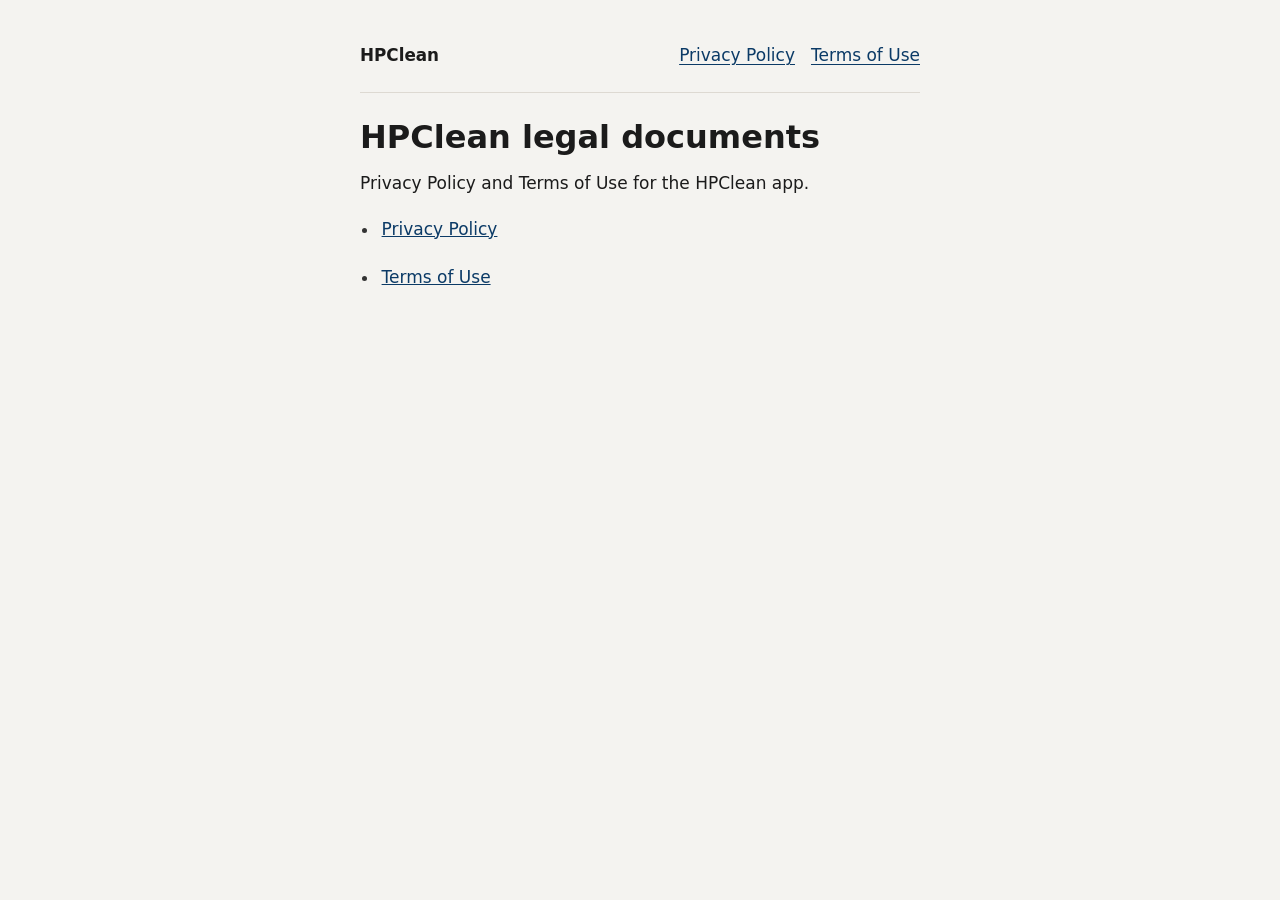
<file: index.html>
<!DOCTYPE html>
<html lang="en">
<head>
  <meta charset="utf-8">
  <meta name="viewport" content="width=device-width, initial-scale=1">
  <title>HPClean legal documents</title>
  <meta name="description" content="Privacy Policy and Terms of Use for HPClean.">
  <link rel="stylesheet" href="styles.css">
</head>
<body>
  <div class="wrap">
    <header>
      <div class="bar">
        <a class="brand" href="index.html">HPClean</a>
        <nav aria-label="Legal documents">
          <a href="privacy-policy.html">Privacy Policy</a>
          <a href="terms-of-use.html">Terms of Use</a>
        </nav>
      </div>
    </header>
    <main>
      <h1>HPClean legal documents</h1>
      <p>Privacy Policy and Terms of Use for the HPClean app.</p>
      <ul class="index-list">
        <li><a href="privacy-policy.html">Privacy Policy</a></li>
        <li><a href="terms-of-use.html">Terms of Use</a></li>
      </ul>
    </main>
  </div>
</body>
</html>
</file>
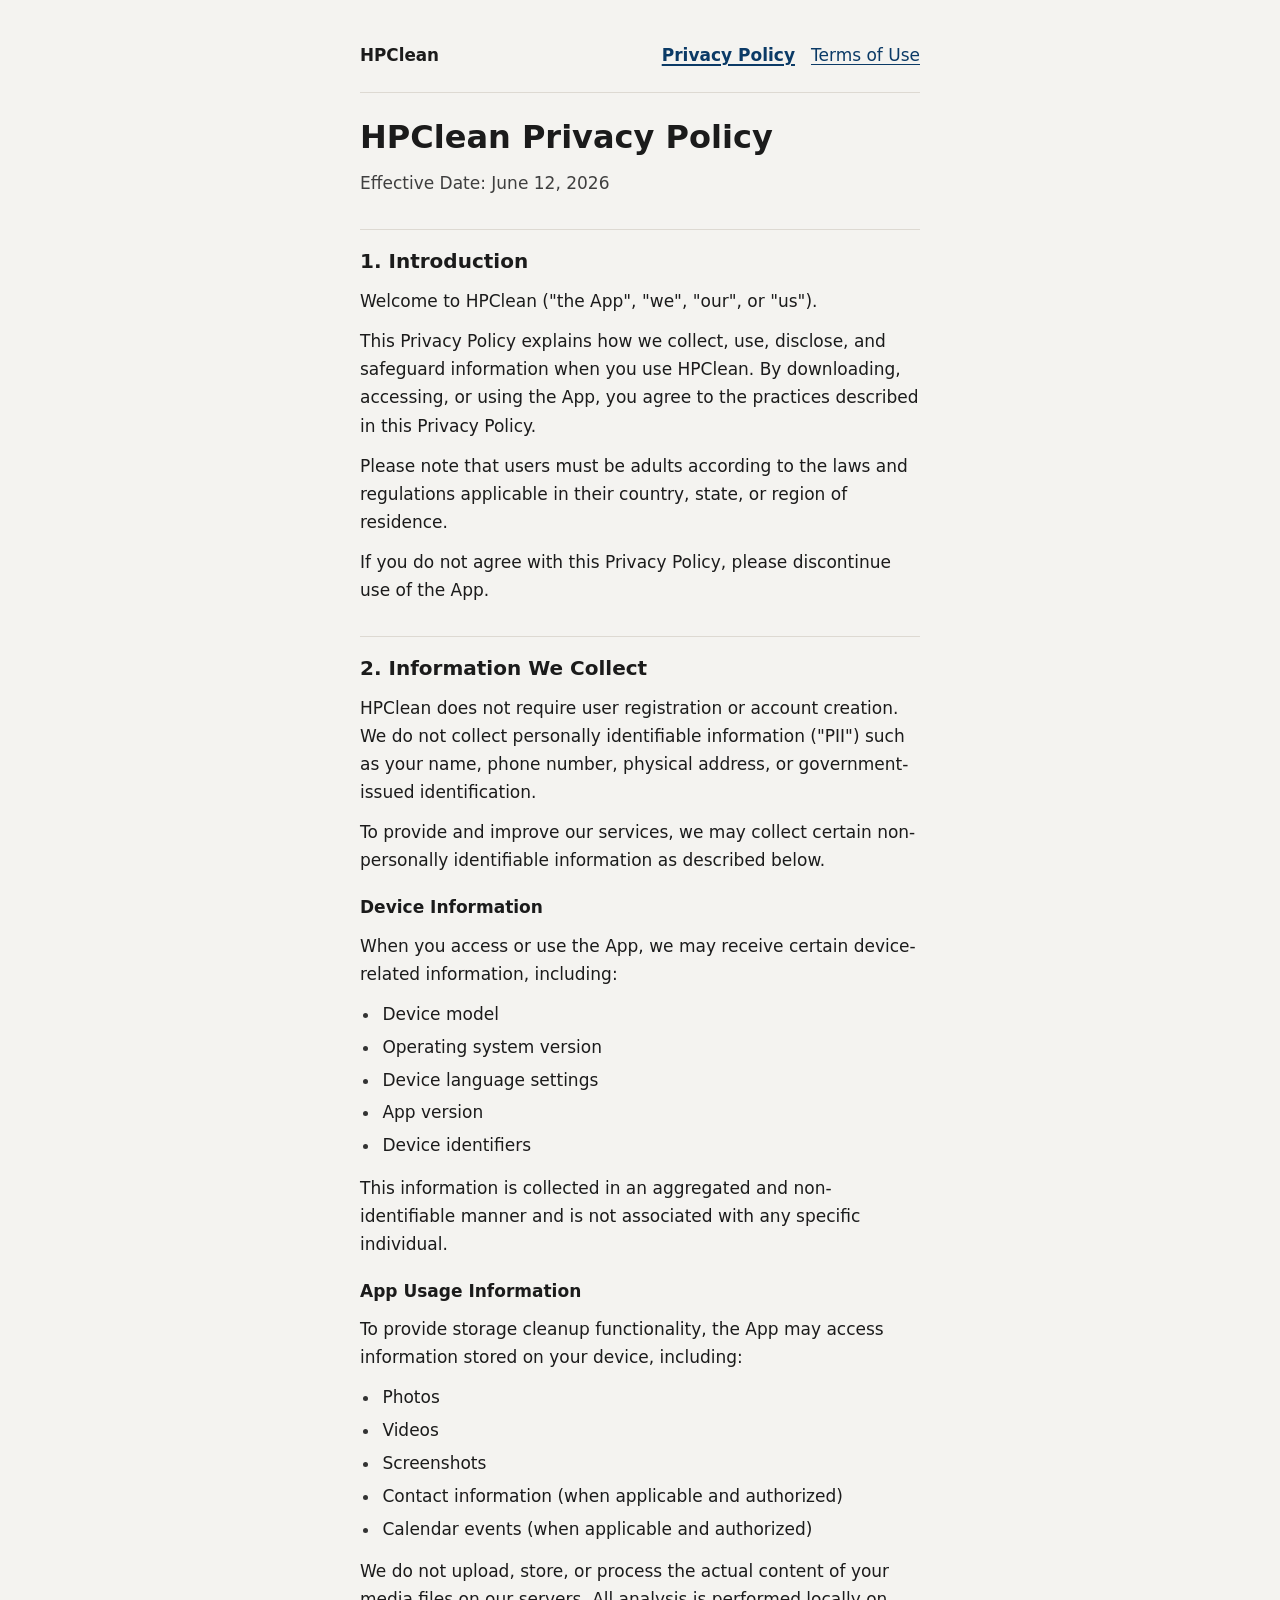
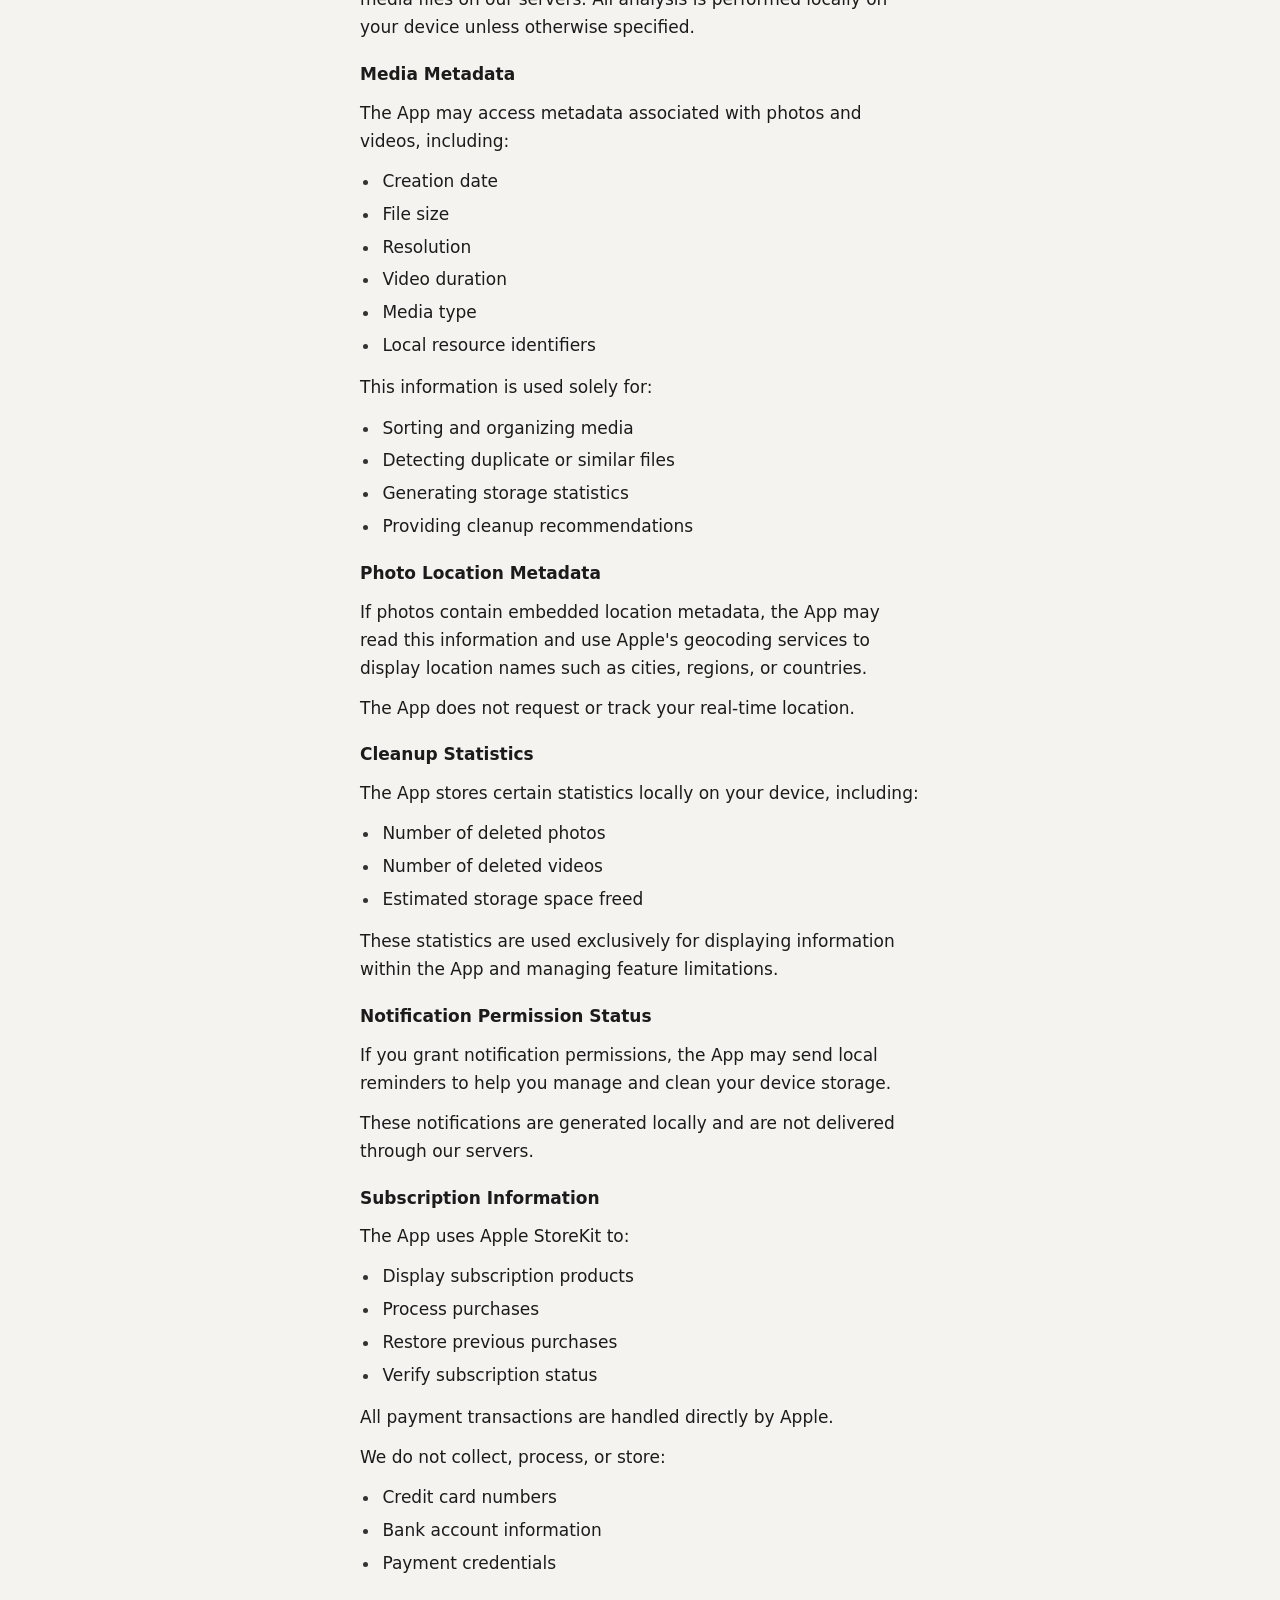
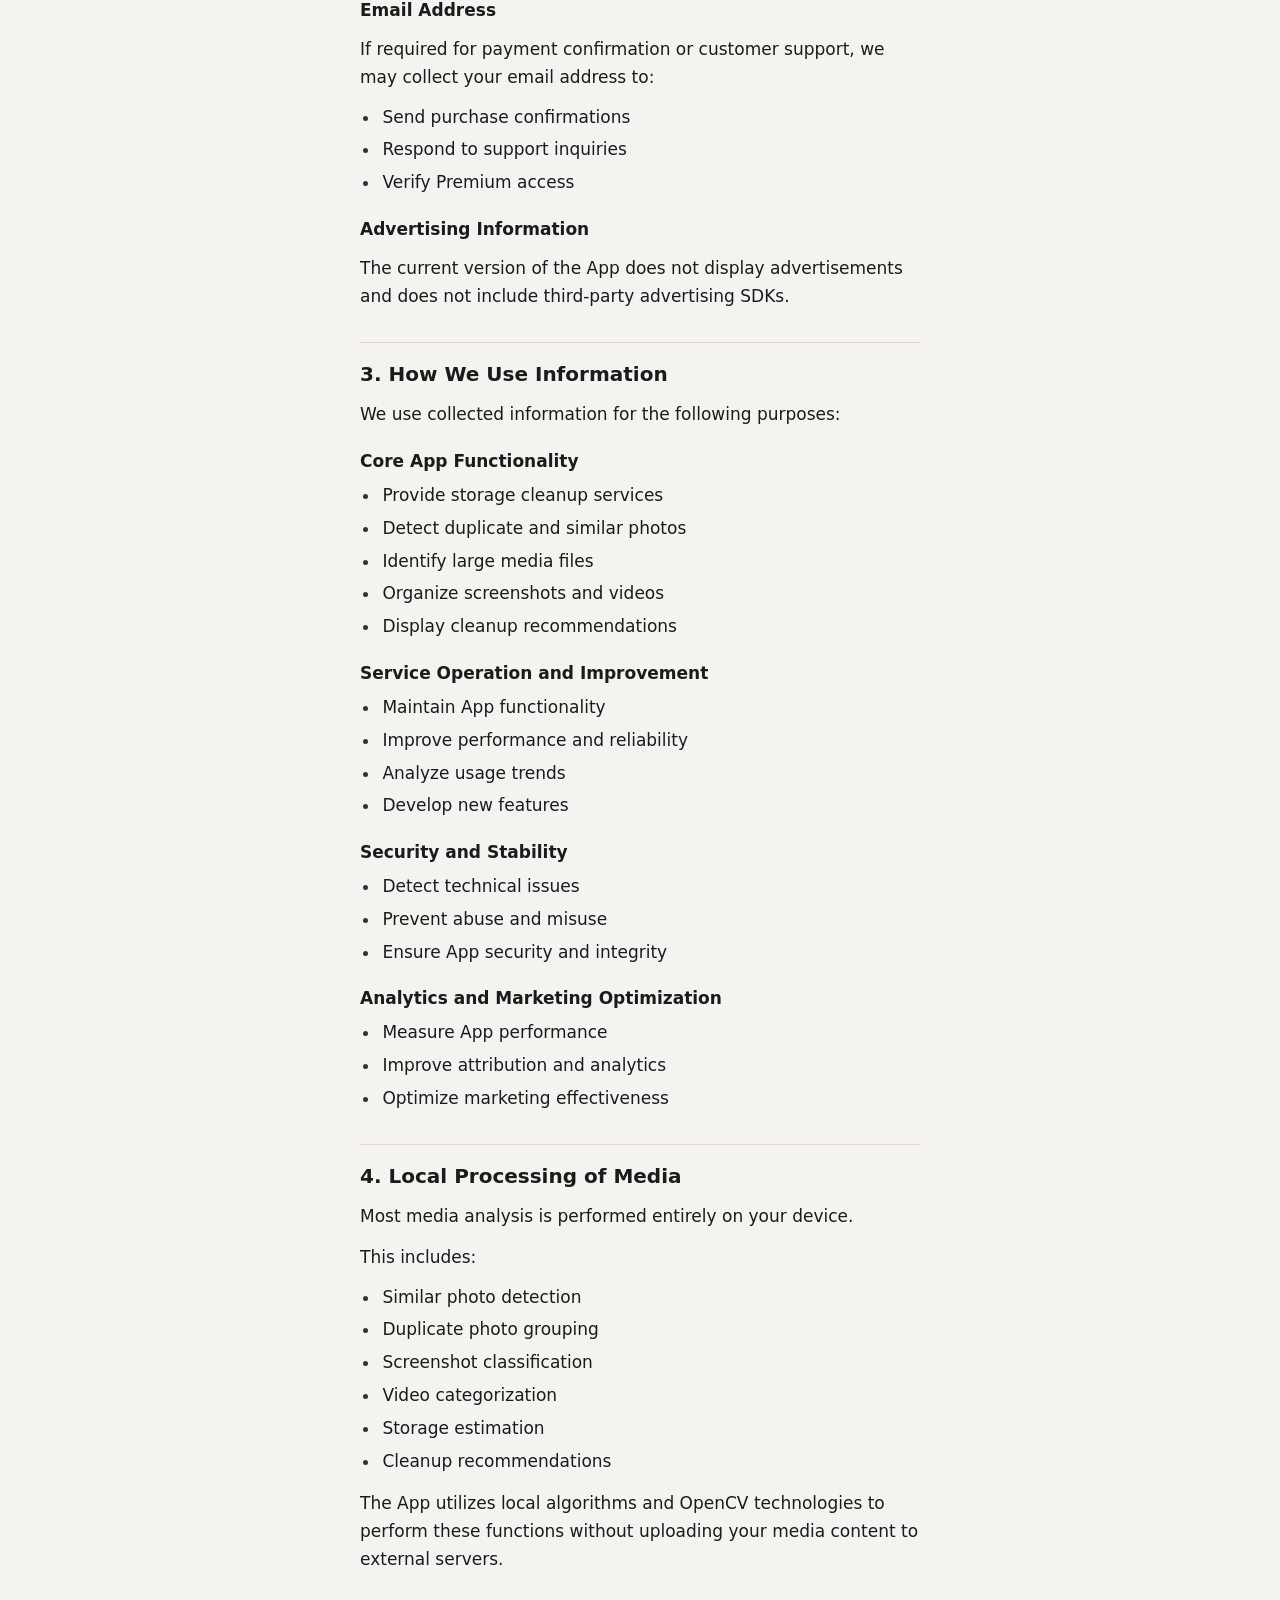
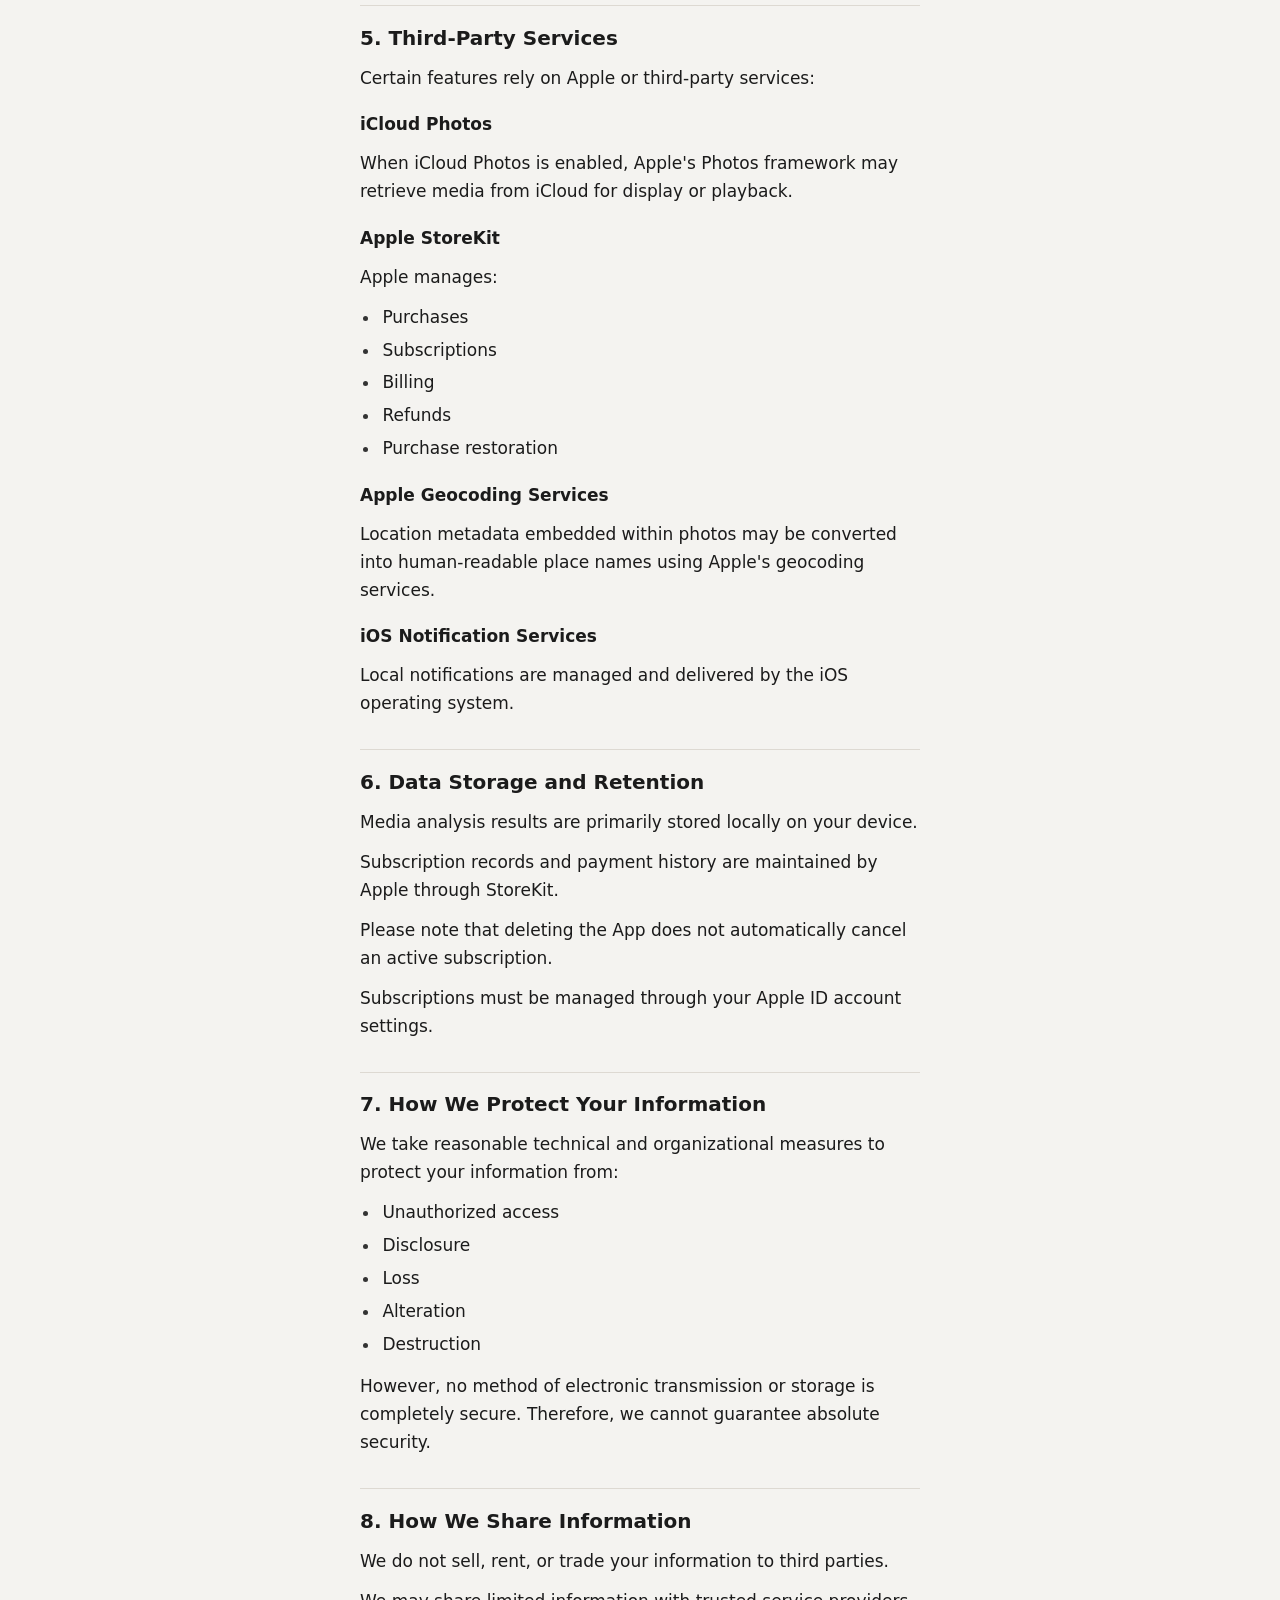
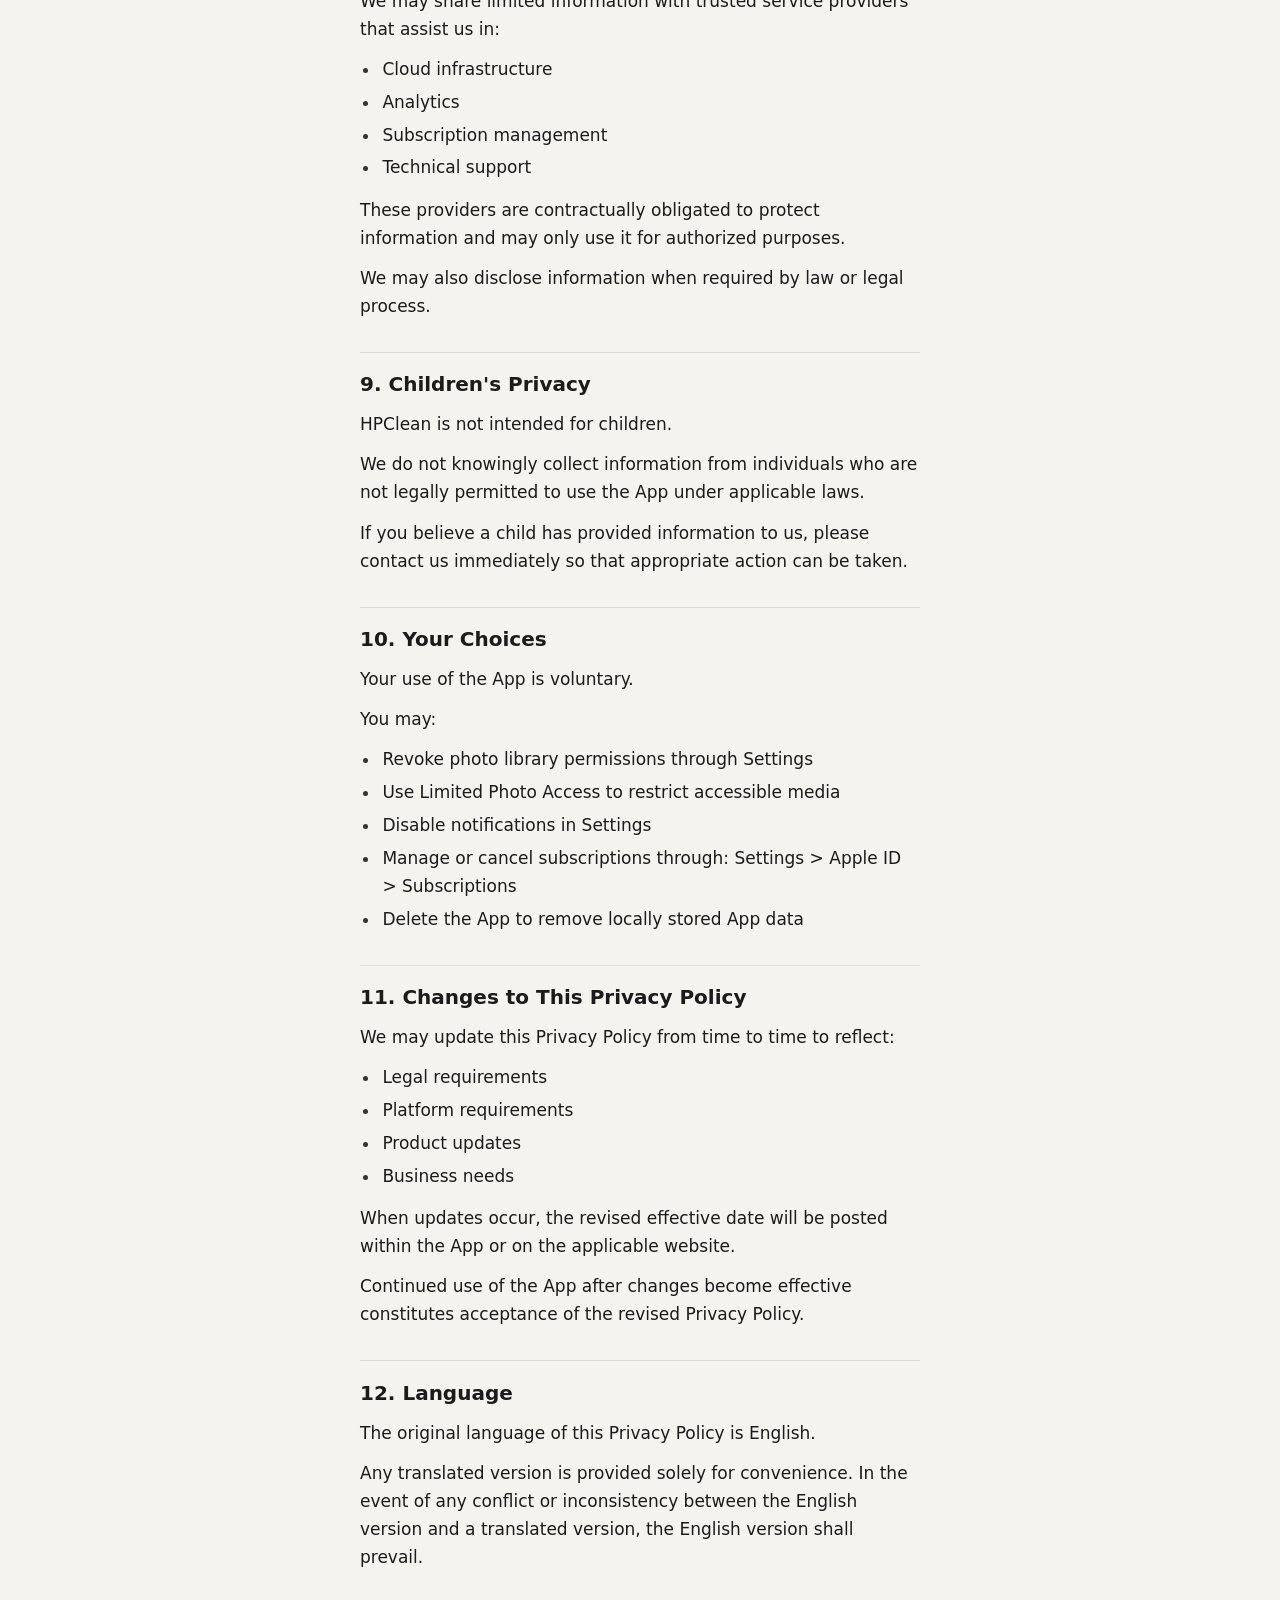
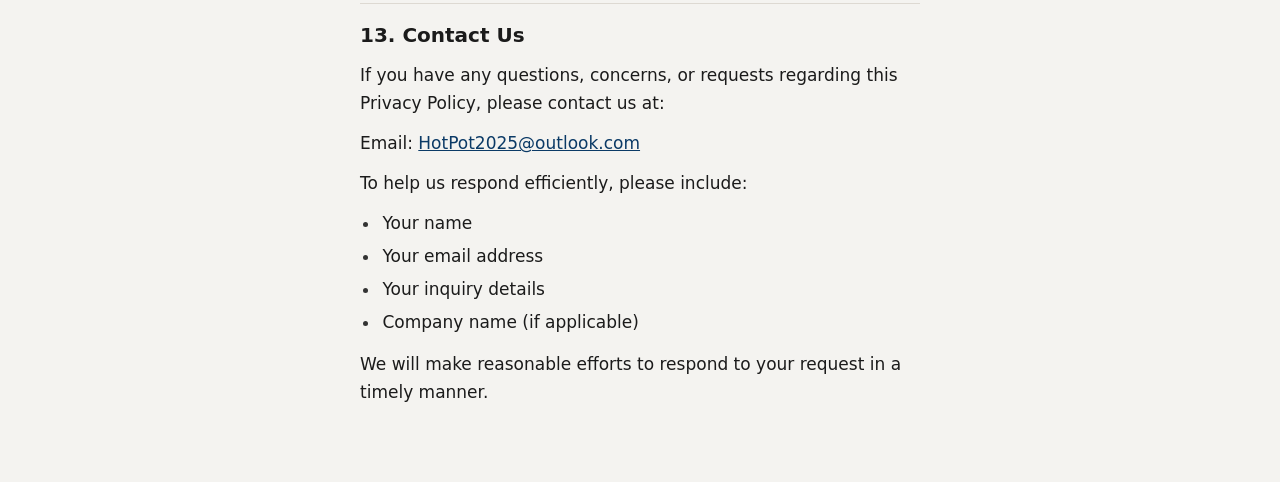
<file: privacy-policy.html>
<!DOCTYPE html>
<html lang="en">
<head>
  <meta charset="utf-8">
  <meta name="viewport" content="width=device-width, initial-scale=1">
  <title>HPClean Privacy Policy</title>
  <meta name="description" content="HPClean Privacy Policy.">
  <link rel="stylesheet" href="styles.css">
</head>
<body>
  <div class="wrap">
    <header>
      <div class="bar">
        <a class="brand" href="index.html">HPClean</a>
        <nav aria-label="Legal documents">
          <a href="privacy-policy.html" aria-current="page">Privacy Policy</a>
          <a href="terms-of-use.html">Terms of Use</a>
        </nav>
      </div>
    </header>
    <main>
      <article>
    <h1>HPClean Privacy Policy</h1>
    <p>Effective Date: June 12, 2026</p>
    <h2>1. Introduction</h2>
    <p>Welcome to HPClean ("the App", "we", "our", or "us").</p>
    <p>This Privacy Policy explains how we collect, use, disclose, and safeguard information when you use HPClean. By downloading, accessing, or using the App, you agree to the practices described in this Privacy Policy.</p>
    <p>Please note that users must be adults according to the laws and regulations applicable in their country, state, or region of residence.</p>
    <p>If you do not agree with this Privacy Policy, please discontinue use of the App.</p>
    <h2>2. Information We Collect</h2>
    <p>HPClean does not require user registration or account creation. We do not collect personally identifiable information ("PII") such as your name, phone number, physical address, or government-issued identification.</p>
    <p>To provide and improve our services, we may collect certain non-personally identifiable information as described below.</p>
    <h3>Device Information</h3>
    <p>When you access or use the App, we may receive certain device-related information, including:</p>
    <ul>
      <li>Device model</li>
      <li>Operating system version</li>
      <li>Device language settings</li>
      <li>App version</li>
      <li>Device identifiers</li>
    </ul>
    <p>This information is collected in an aggregated and non-identifiable manner and is not associated with any specific individual.</p>
    <h3>App Usage Information</h3>
    <p>To provide storage cleanup functionality, the App may access information stored on your device, including:</p>
    <ul>
      <li>Photos</li>
      <li>Videos</li>
      <li>Screenshots</li>
      <li>Contact information (when applicable and authorized)</li>
      <li>Calendar events (when applicable and authorized)</li>
    </ul>
    <p>We do not upload, store, or process the actual content of your media files on our servers. All analysis is performed locally on your device unless otherwise specified.</p>
    <h3>Media Metadata</h3>
    <p>The App may access metadata associated with photos and videos, including:</p>
    <ul>
      <li>Creation date</li>
      <li>File size</li>
      <li>Resolution</li>
      <li>Video duration</li>
      <li>Media type</li>
      <li>Local resource identifiers</li>
    </ul>
    <p>This information is used solely for:</p>
    <ul>
      <li>Sorting and organizing media</li>
      <li>Detecting duplicate or similar files</li>
      <li>Generating storage statistics</li>
      <li>Providing cleanup recommendations</li>
    </ul>
    <h3>Photo Location Metadata</h3>
    <p>If photos contain embedded location metadata, the App may read this information and use Apple's geocoding services to display location names such as cities, regions, or countries.</p>
    <p>The App does not request or track your real-time location.</p>
    <h3>Cleanup Statistics</h3>
    <p>The App stores certain statistics locally on your device, including:</p>
    <ul>
      <li>Number of deleted photos</li>
      <li>Number of deleted videos</li>
      <li>Estimated storage space freed</li>
    </ul>
    <p>These statistics are used exclusively for displaying information within the App and managing feature limitations.</p>
    <h3>Notification Permission Status</h3>
    <p>If you grant notification permissions, the App may send local reminders to help you manage and clean your device storage.</p>
    <p>These notifications are generated locally and are not delivered through our servers.</p>
    <h3>Subscription Information</h3>
    <p>The App uses Apple StoreKit to:</p>
    <ul>
      <li>Display subscription products</li>
      <li>Process purchases</li>
      <li>Restore previous purchases</li>
      <li>Verify subscription status</li>
    </ul>
    <p>All payment transactions are handled directly by Apple.</p>
    <p>We do not collect, process, or store:</p>
    <ul>
      <li>Credit card numbers</li>
      <li>Bank account information</li>
      <li>Payment credentials</li>
    </ul>
    <h3>Email Address</h3>
    <p>If required for payment confirmation or customer support, we may collect your email address to:</p>
    <ul>
      <li>Send purchase confirmations</li>
      <li>Respond to support inquiries</li>
      <li>Verify Premium access</li>
    </ul>
    <h3>Advertising Information</h3>
    <p>The current version of the App does not display advertisements and does not include third-party advertising SDKs.</p>
    <h2>3. How We Use Information</h2>
    <p>We use collected information for the following purposes:</p>
    <h3>Core App Functionality</h3>
    <ul>
      <li>Provide storage cleanup services</li>
      <li>Detect duplicate and similar photos</li>
      <li>Identify large media files</li>
      <li>Organize screenshots and videos</li>
      <li>Display cleanup recommendations</li>
    </ul>
    <h3>Service Operation and Improvement</h3>
    <ul>
      <li>Maintain App functionality</li>
      <li>Improve performance and reliability</li>
      <li>Analyze usage trends</li>
      <li>Develop new features</li>
    </ul>
    <h3>Security and Stability</h3>
    <ul>
      <li>Detect technical issues</li>
      <li>Prevent abuse and misuse</li>
      <li>Ensure App security and integrity</li>
    </ul>
    <h3>Analytics and Marketing Optimization</h3>
    <ul>
      <li>Measure App performance</li>
      <li>Improve attribution and analytics</li>
      <li>Optimize marketing effectiveness</li>
    </ul>
    <h2>4. Local Processing of Media</h2>
    <p>Most media analysis is performed entirely on your device.</p>
    <p>This includes:</p>
    <ul>
      <li>Similar photo detection</li>
      <li>Duplicate photo grouping</li>
      <li>Screenshot classification</li>
      <li>Video categorization</li>
      <li>Storage estimation</li>
      <li>Cleanup recommendations</li>
    </ul>
    <p>The App utilizes local algorithms and OpenCV technologies to perform these functions without uploading your media content to external servers.</p>
    <h2>5. Third-Party Services</h2>
    <p>Certain features rely on Apple or third-party services:</p>
    <h3>iCloud Photos</h3>
    <p>When iCloud Photos is enabled, Apple's Photos framework may retrieve media from iCloud for display or playback.</p>
    <h3>Apple StoreKit</h3>
    <p>Apple manages:</p>
    <ul>
      <li>Purchases</li>
      <li>Subscriptions</li>
      <li>Billing</li>
      <li>Refunds</li>
      <li>Purchase restoration</li>
    </ul>
    <h3>Apple Geocoding Services</h3>
    <p>Location metadata embedded within photos may be converted into human-readable place names using Apple's geocoding services.</p>
    <h3>iOS Notification Services</h3>
    <p>Local notifications are managed and delivered by the iOS operating system.</p>
    <h2>6. Data Storage and Retention</h2>
    <p>Media analysis results are primarily stored locally on your device.</p>
    <p>Subscription records and payment history are maintained by Apple through StoreKit.</p>
    <p>Please note that deleting the App does not automatically cancel an active subscription.</p>
    <p>Subscriptions must be managed through your Apple ID account settings.</p>
    <h2>7. How We Protect Your Information</h2>
    <p>We take reasonable technical and organizational measures to protect your information from:</p>
    <ul>
      <li>Unauthorized access</li>
      <li>Disclosure</li>
      <li>Loss</li>
      <li>Alteration</li>
      <li>Destruction</li>
    </ul>
    <p>However, no method of electronic transmission or storage is completely secure. Therefore, we cannot guarantee absolute security.</p>
    <h2>8. How We Share Information</h2>
    <p>We do not sell, rent, or trade your information to third parties.</p>
    <p>We may share limited information with trusted service providers that assist us in:</p>
    <ul>
      <li>Cloud infrastructure</li>
      <li>Analytics</li>
      <li>Subscription management</li>
      <li>Technical support</li>
    </ul>
    <p>These providers are contractually obligated to protect information and may only use it for authorized purposes.</p>
    <p>We may also disclose information when required by law or legal process.</p>
    <h2>9. Children's Privacy</h2>
    <p>HPClean is not intended for children.</p>
    <p>We do not knowingly collect information from individuals who are not legally permitted to use the App under applicable laws.</p>
    <p>If you believe a child has provided information to us, please contact us immediately so that appropriate action can be taken.</p>
    <h2>10. Your Choices</h2>
    <p>Your use of the App is voluntary.</p>
    <p>You may:</p>
    <ul>
      <li>Revoke photo library permissions through Settings</li>
      <li>Use Limited Photo Access to restrict accessible media</li>
      <li>Disable notifications in Settings</li>
      <li>Manage or cancel subscriptions through:
Settings &gt; Apple ID &gt; Subscriptions</li>
      <li>Delete the App to remove locally stored App data</li>
    </ul>
    <h2>11. Changes to This Privacy Policy</h2>
    <p>We may update this Privacy Policy from time to time to reflect:</p>
    <ul>
      <li>Legal requirements</li>
      <li>Platform requirements</li>
      <li>Product updates</li>
      <li>Business needs</li>
    </ul>
    <p>When updates occur, the revised effective date will be posted within the App or on the applicable website.</p>
    <p>Continued use of the App after changes become effective constitutes acceptance of the revised Privacy Policy.</p>
    <h2>12. Language</h2>
    <p>The original language of this Privacy Policy is English.</p>
    <p>Any translated version is provided solely for convenience. In the event of any conflict or inconsistency between the English version and a translated version, the English version shall prevail.</p>
    <h2>13. Contact Us</h2>
    <p>If you have any questions, concerns, or requests regarding this Privacy Policy, please contact us at:</p>
    <p>Email: <a href="mailto:HotPot2025@outlook.com">HotPot2025@outlook.com</a></p>
    <p>To help us respond efficiently, please include:</p>
    <ul>
      <li>Your name</li>
      <li>Your email address</li>
      <li>Your inquiry details</li>
      <li>Company name (if applicable)</li>
    </ul>
    <p>We will make reasonable efforts to respond to your request in a timely manner.</p>
      </article>
    </main>
  </div>
</body>
</html>
</file>
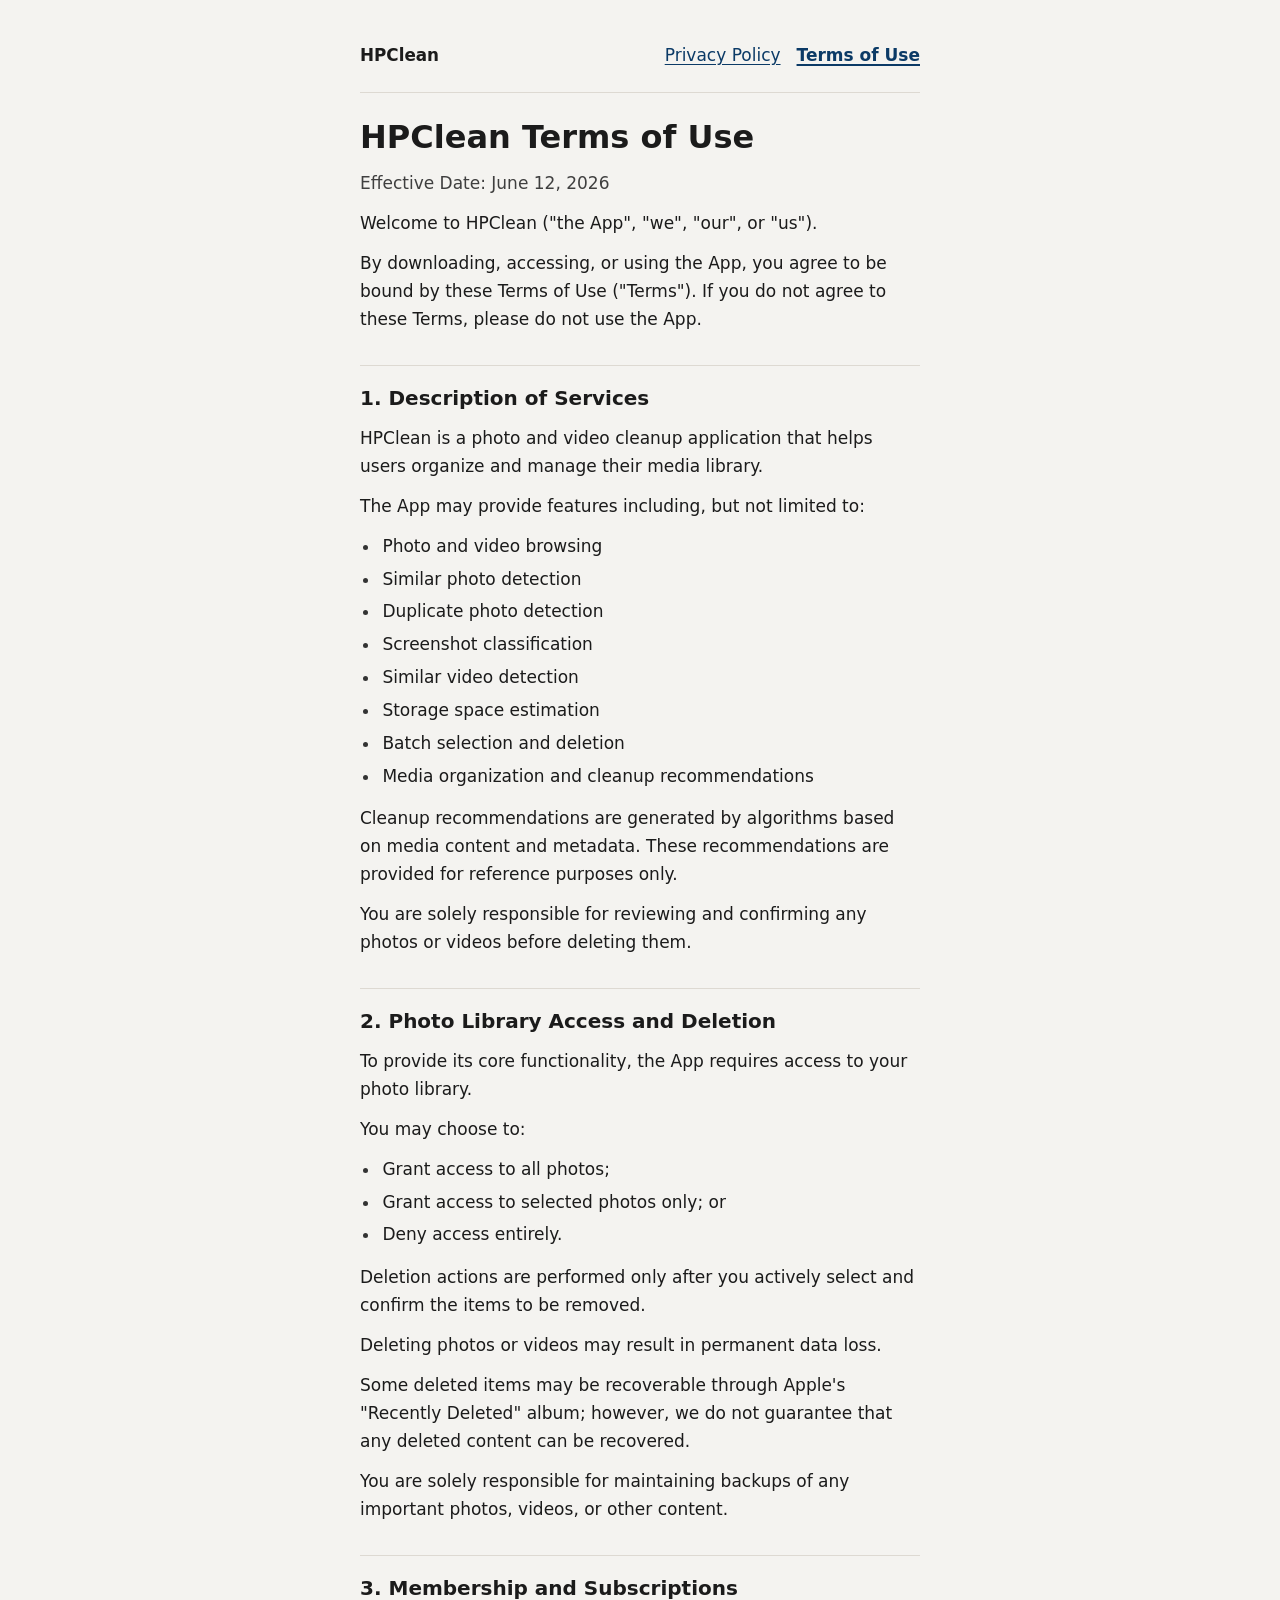
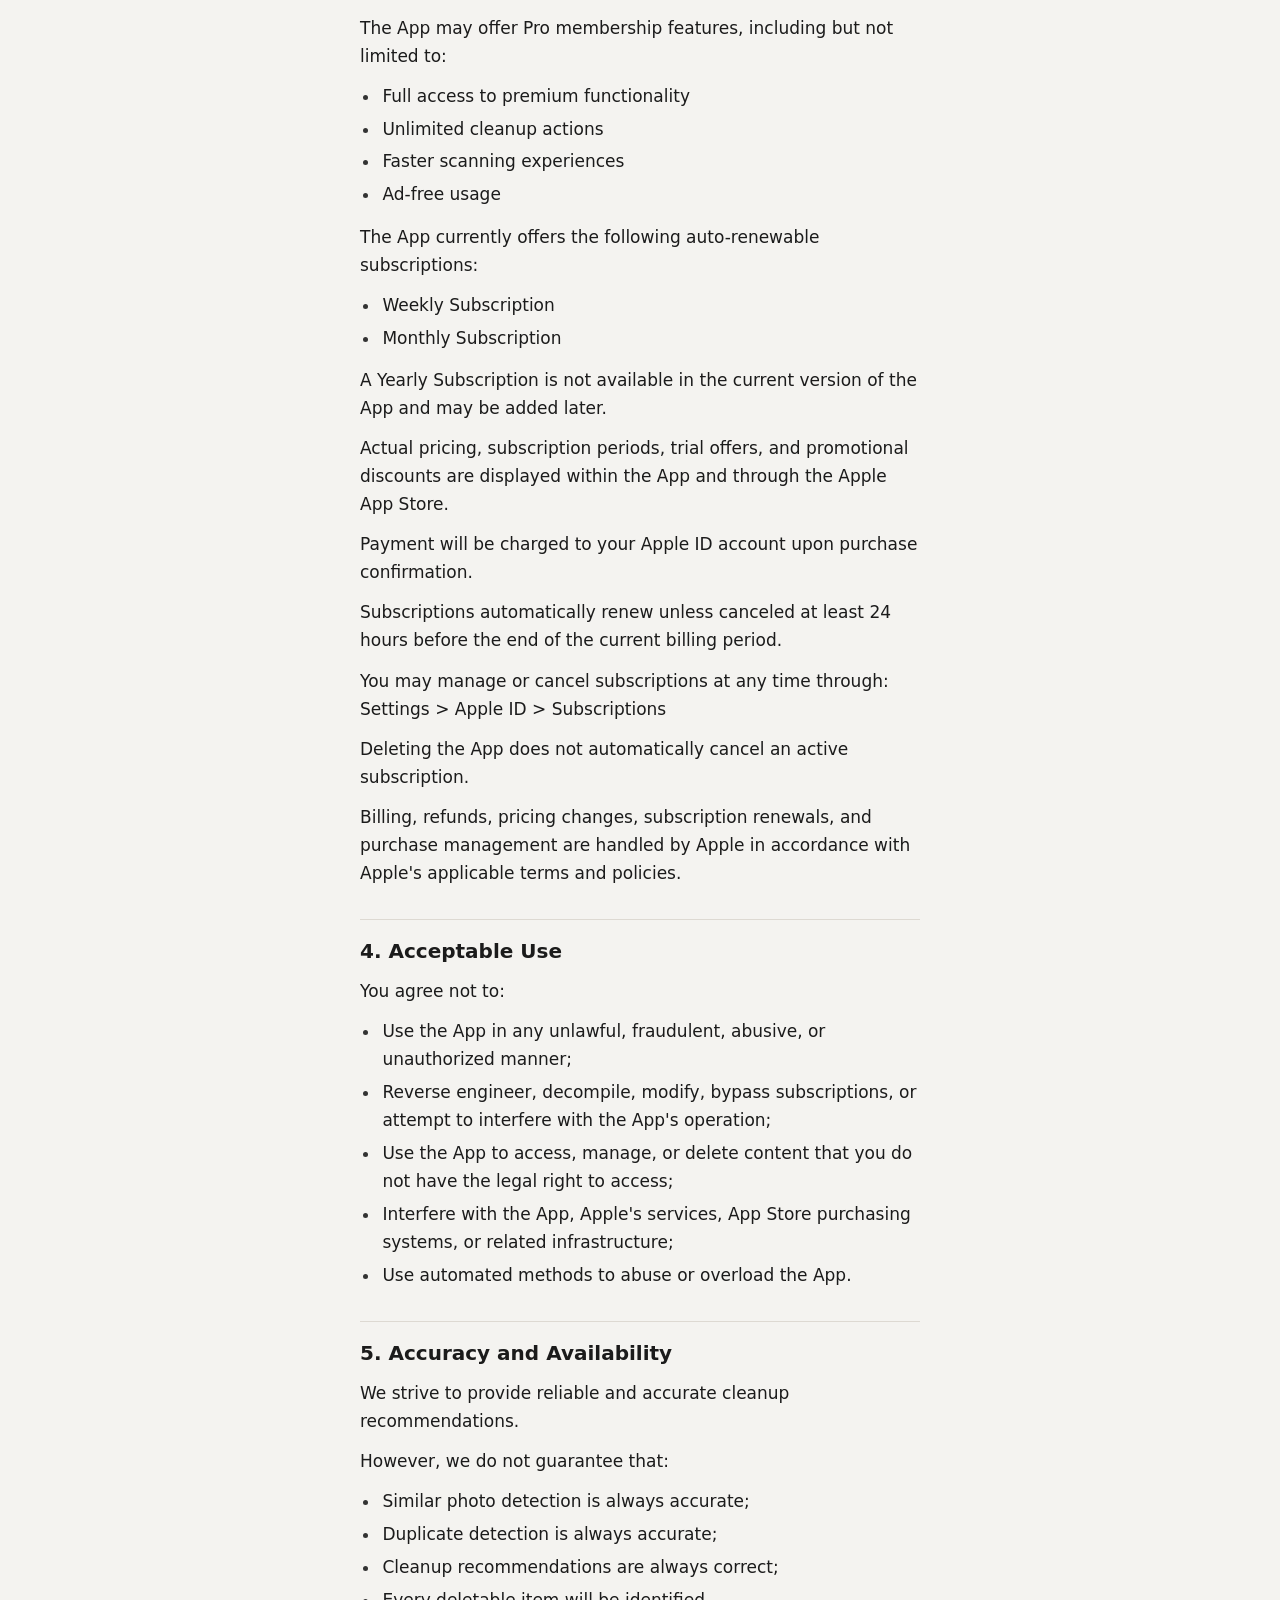
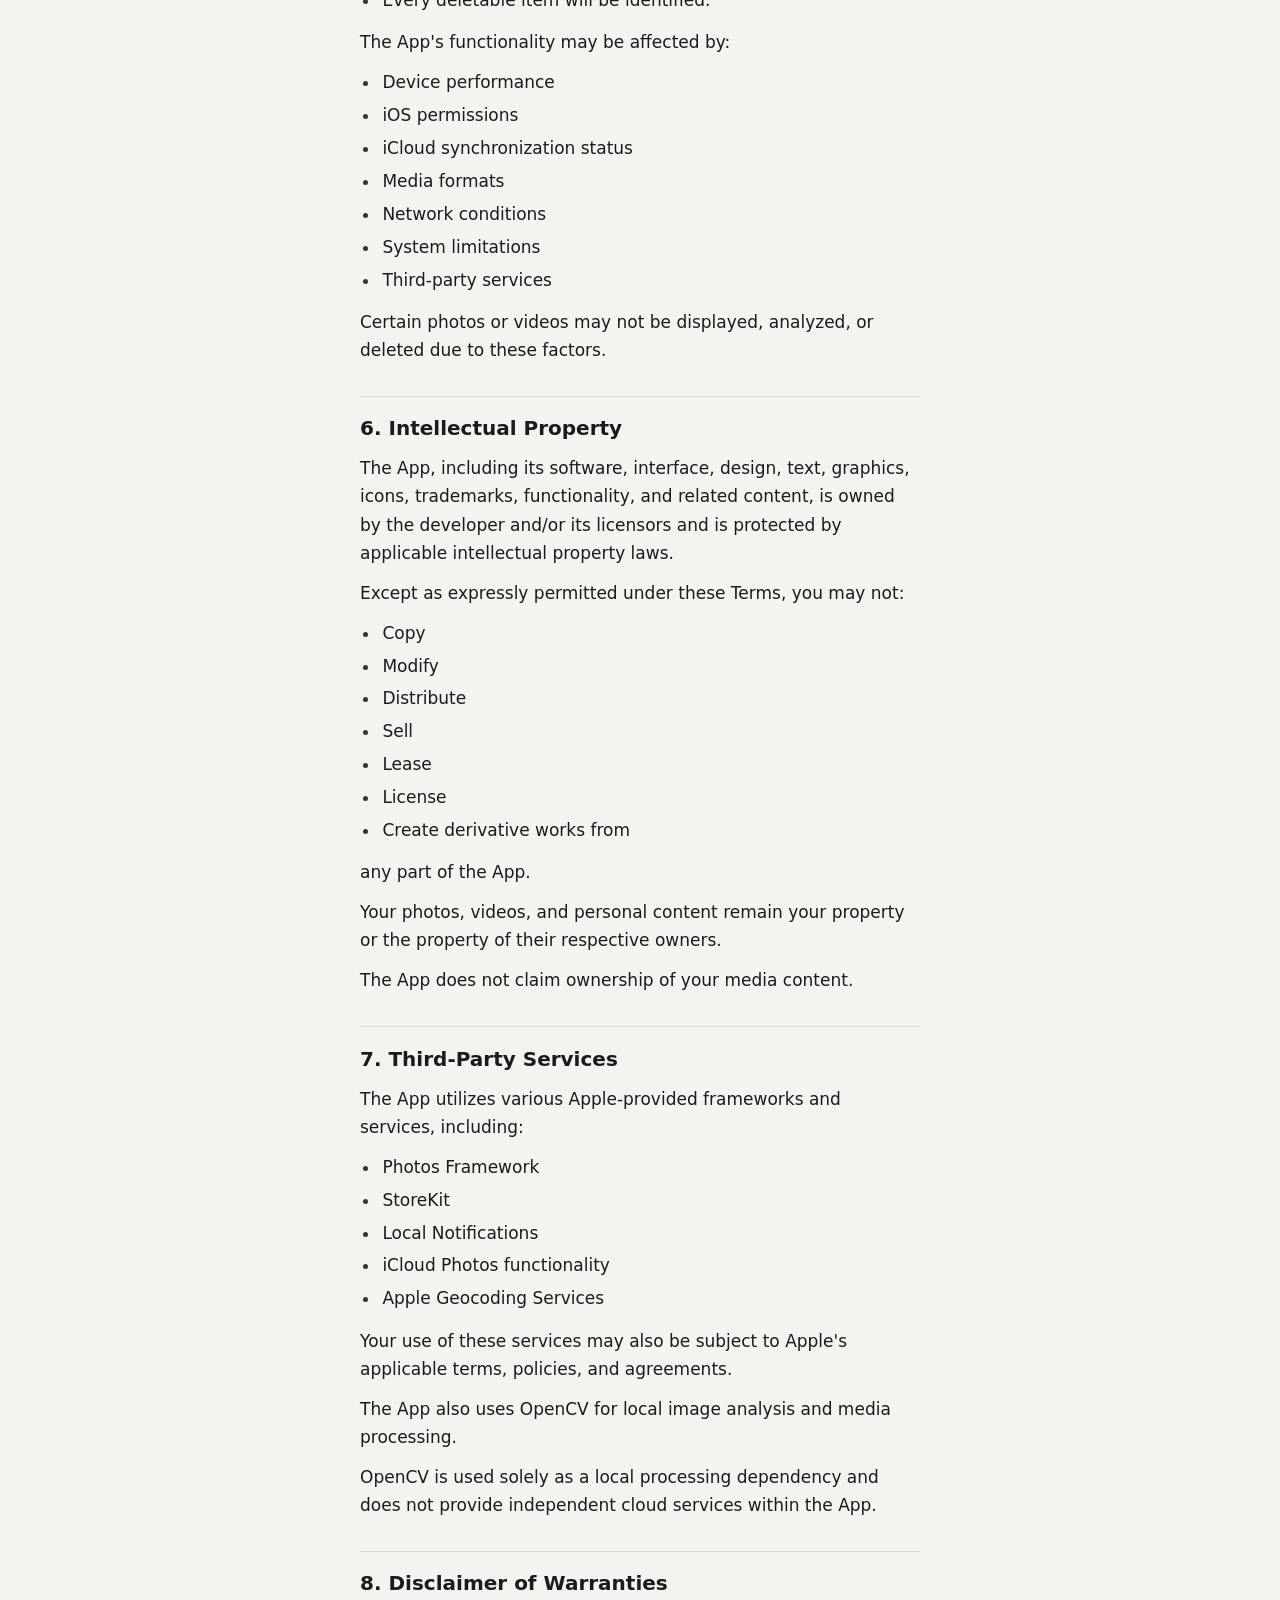
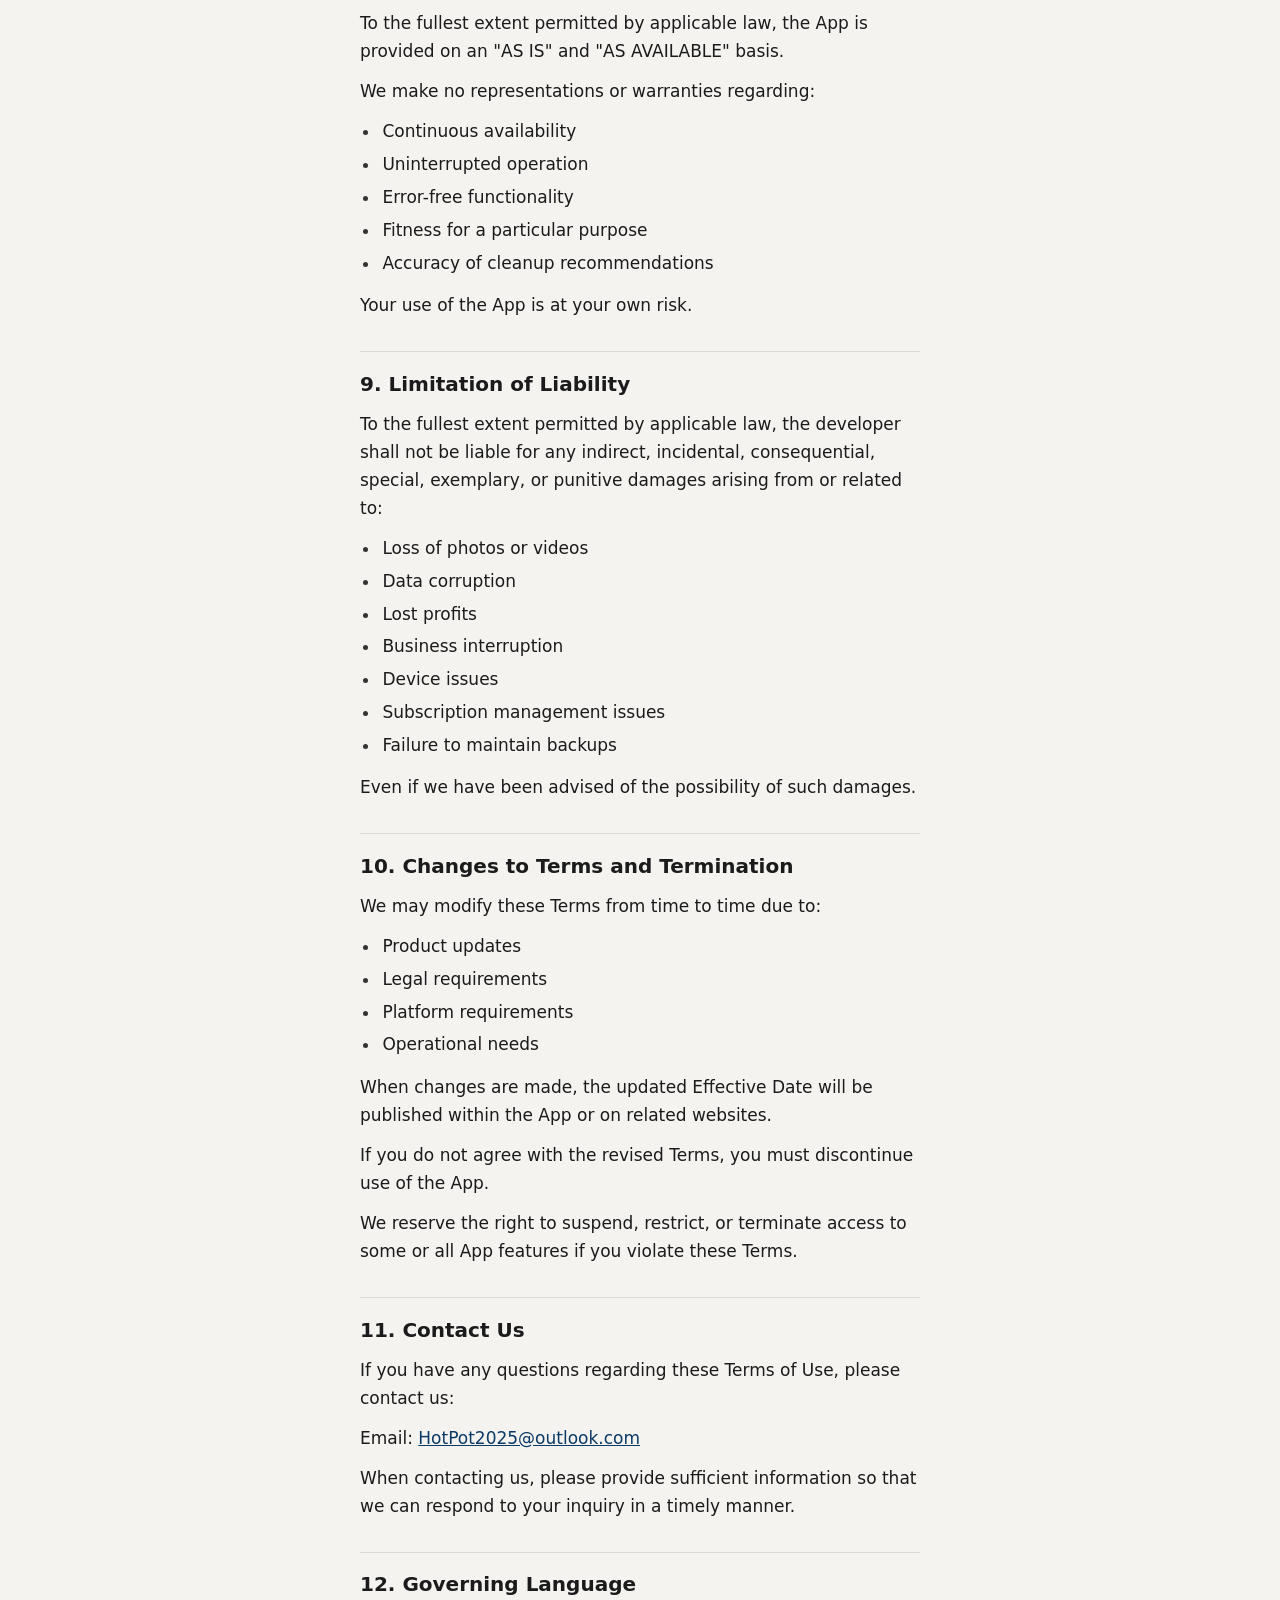
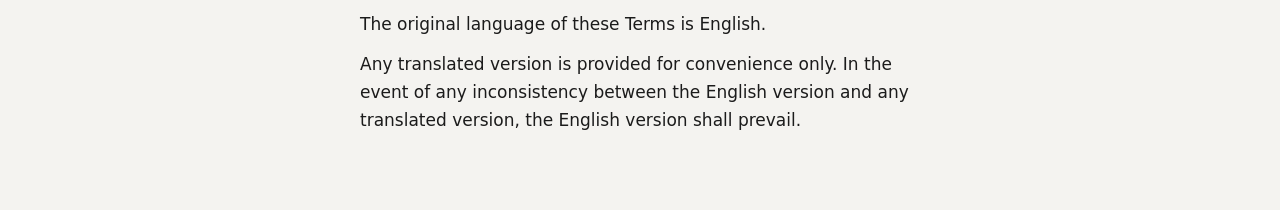
<file: terms-of-use.html>
<!DOCTYPE html>
<html lang="en">
<head>
  <meta charset="utf-8">
  <meta name="viewport" content="width=device-width, initial-scale=1">
  <title>HPClean Terms of Use</title>
  <meta name="description" content="HPClean Terms of Use.">
  <link rel="stylesheet" href="styles.css">
</head>
<body>
  <div class="wrap">
    <header>
      <div class="bar">
        <a class="brand" href="index.html">HPClean</a>
        <nav aria-label="Legal documents">
          <a href="privacy-policy.html">Privacy Policy</a>
          <a href="terms-of-use.html" aria-current="page">Terms of Use</a>
        </nav>
      </div>
    </header>
    <main>
      <article>
    <h1>HPClean Terms of Use</h1>
    <p>Effective Date: June 12, 2026</p>
    <p>Welcome to HPClean ("the App", "we", "our", or "us").</p>
    <p>By downloading, accessing, or using the App, you agree to be bound by these Terms of Use ("Terms"). If you do not agree to these Terms, please do not use the App.</p>
    <h2>1. Description of Services</h2>
    <p>HPClean is a photo and video cleanup application that helps users organize and manage their media library.</p>
    <p>The App may provide features including, but not limited to:</p>
    <ul>
      <li>Photo and video browsing</li>
      <li>Similar photo detection</li>
      <li>Duplicate photo detection</li>
      <li>Screenshot classification</li>
      <li>Similar video detection</li>
      <li>Storage space estimation</li>
      <li>Batch selection and deletion</li>
      <li>Media organization and cleanup recommendations</li>
    </ul>
    <p>Cleanup recommendations are generated by algorithms based on media content and metadata. These recommendations are provided for reference purposes only.</p>
    <p>You are solely responsible for reviewing and confirming any photos or videos before deleting them.</p>
    <h2>2. Photo Library Access and Deletion</h2>
    <p>To provide its core functionality, the App requires access to your photo library.</p>
    <p>You may choose to:</p>
    <ul>
      <li>Grant access to all photos;</li>
      <li>Grant access to selected photos only; or</li>
      <li>Deny access entirely.</li>
    </ul>
    <p>Deletion actions are performed only after you actively select and confirm the items to be removed.</p>
    <p>Deleting photos or videos may result in permanent data loss.</p>
    <p>Some deleted items may be recoverable through Apple's "Recently Deleted" album; however, we do not guarantee that any deleted content can be recovered.</p>
    <p>You are solely responsible for maintaining backups of any important photos, videos, or other content.</p>
    <h2>3. Membership and Subscriptions</h2>
    <p>The App may offer Pro membership features, including but not limited to:</p>
    <ul>
      <li>Full access to premium functionality</li>
      <li>Unlimited cleanup actions</li>
      <li>Faster scanning experiences</li>
      <li>Ad-free usage</li>
    </ul>
    <p>The App currently offers the following auto-renewable subscriptions:</p>
    <ul>
      <li>Weekly Subscription</li>
      <li>Monthly Subscription</li>
    </ul>
    <p>A Yearly Subscription is not available in the current version of the App and may be added later.</p>
    <p>Actual pricing, subscription periods, trial offers, and promotional discounts are displayed within the App and through the Apple App Store.</p>
    <p>Payment will be charged to your Apple ID account upon purchase confirmation.</p>
    <p>Subscriptions automatically renew unless canceled at least 24 hours before the end of the current billing period.</p>
    <p>You may manage or cancel subscriptions at any time through:
Settings &gt; Apple ID &gt; Subscriptions</p>
    <p>Deleting the App does not automatically cancel an active subscription.</p>
    <p>Billing, refunds, pricing changes, subscription renewals, and purchase management are handled by Apple in accordance with Apple's applicable terms and policies.</p>
    <h2>4. Acceptable Use</h2>
    <p>You agree not to:</p>
    <ul>
      <li>Use the App in any unlawful, fraudulent, abusive, or unauthorized manner;</li>
      <li>Reverse engineer, decompile, modify, bypass subscriptions, or attempt to interfere with the App's operation;</li>
      <li>Use the App to access, manage, or delete content that you do not have the legal right to access;</li>
      <li>Interfere with the App, Apple's services, App Store purchasing systems, or related infrastructure;</li>
      <li>Use automated methods to abuse or overload the App.</li>
    </ul>
    <h2>5. Accuracy and Availability</h2>
    <p>We strive to provide reliable and accurate cleanup recommendations.</p>
    <p>However, we do not guarantee that:</p>
    <ul>
      <li>Similar photo detection is always accurate;</li>
      <li>Duplicate detection is always accurate;</li>
      <li>Cleanup recommendations are always correct;</li>
      <li>Every deletable item will be identified.</li>
    </ul>
    <p>The App's functionality may be affected by:</p>
    <ul>
      <li>Device performance</li>
      <li>iOS permissions</li>
      <li>iCloud synchronization status</li>
      <li>Media formats</li>
      <li>Network conditions</li>
      <li>System limitations</li>
      <li>Third-party services</li>
    </ul>
    <p>Certain photos or videos may not be displayed, analyzed, or deleted due to these factors.</p>
    <h2>6. Intellectual Property</h2>
    <p>The App, including its software, interface, design, text, graphics, icons, trademarks, functionality, and related content, is owned by the developer and/or its licensors and is protected by applicable intellectual property laws.</p>
    <p>Except as expressly permitted under these Terms, you may not:</p>
    <ul>
      <li>Copy</li>
      <li>Modify</li>
      <li>Distribute</li>
      <li>Sell</li>
      <li>Lease</li>
      <li>License</li>
      <li>Create derivative works from</li>
    </ul>
    <p>any part of the App.</p>
    <p>Your photos, videos, and personal content remain your property or the property of their respective owners.</p>
    <p>The App does not claim ownership of your media content.</p>
    <h2>7. Third-Party Services</h2>
    <p>The App utilizes various Apple-provided frameworks and services, including:</p>
    <ul>
      <li>Photos Framework</li>
      <li>StoreKit</li>
      <li>Local Notifications</li>
      <li>iCloud Photos functionality</li>
      <li>Apple Geocoding Services</li>
    </ul>
    <p>Your use of these services may also be subject to Apple's applicable terms, policies, and agreements.</p>
    <p>The App also uses OpenCV for local image analysis and media processing.</p>
    <p>OpenCV is used solely as a local processing dependency and does not provide independent cloud services within the App.</p>
    <h2>8. Disclaimer of Warranties</h2>
    <p>To the fullest extent permitted by applicable law, the App is provided on an "AS IS" and "AS AVAILABLE" basis.</p>
    <p>We make no representations or warranties regarding:</p>
    <ul>
      <li>Continuous availability</li>
      <li>Uninterrupted operation</li>
      <li>Error-free functionality</li>
      <li>Fitness for a particular purpose</li>
      <li>Accuracy of cleanup recommendations</li>
    </ul>
    <p>Your use of the App is at your own risk.</p>
    <h2>9. Limitation of Liability</h2>
    <p>To the fullest extent permitted by applicable law, the developer shall not be liable for any indirect, incidental, consequential, special, exemplary, or punitive damages arising from or related to:</p>
    <ul>
      <li>Loss of photos or videos</li>
      <li>Data corruption</li>
      <li>Lost profits</li>
      <li>Business interruption</li>
      <li>Device issues</li>
      <li>Subscription management issues</li>
      <li>Failure to maintain backups</li>
    </ul>
    <p>Even if we have been advised of the possibility of such damages.</p>
    <h2>10. Changes to Terms and Termination</h2>
    <p>We may modify these Terms from time to time due to:</p>
    <ul>
      <li>Product updates</li>
      <li>Legal requirements</li>
      <li>Platform requirements</li>
      <li>Operational needs</li>
    </ul>
    <p>When changes are made, the updated Effective Date will be published within the App or on related websites.</p>
    <p>If you do not agree with the revised Terms, you must discontinue use of the App.</p>
    <p>We reserve the right to suspend, restrict, or terminate access to some or all App features if you violate these Terms.</p>
    <h2>11. Contact Us</h2>
    <p>If you have any questions regarding these Terms of Use, please contact us:</p>
    <p>Email:  <a href="mailto:HotPot2025@outlook.com">HotPot2025@outlook.com</a></p>
    <p>When contacting us, please provide sufficient information so that we can respond to your inquiry in a timely manner.</p>
    <h2>12. Governing Language</h2>
    <p>The original language of these Terms is English.</p>
    <p>Any translated version is provided for convenience only. In the event of any inconsistency between the English version and any translated version, the English version shall prevail.</p>
      </article>
    </main>
  </div>
</body>
</html>
</file>
<file: styles.css>
/* Local layout only. No external fonts, libraries, or trackers. */
:root {
  color-scheme: light;
  --bg: #f4f3f0;
  --text: #1b1b1b;
  --muted: #3f3f3f;
  --line: #ddd9d2;
  --link: #0b3a66;
  --measure: 38rem;
}

*,
*::before,
*::after {
  box-sizing: border-box;
}

html {
  font-size: 100%;
  -webkit-text-size-adjust: 100%;
  text-size-adjust: 100%;
}

body {
  margin: 0;
  background: var(--bg);
  color: var(--text);
  font-family: "Segoe UI", system-ui, -apple-system, Roboto, Helvetica, Arial, sans-serif;
  font-size: 1.0625rem;
  line-height: 1.65;
}

.wrap {
  width: 100%;
  max-width: var(--measure);
  margin: 0 auto;
  padding: 1rem 1.125rem 3rem;
}

header {
  margin-bottom: 1.5rem;
  padding-bottom: 0.85rem;
  border-bottom: 1px solid var(--line);
}

.bar {
  display: flex;
  flex-wrap: wrap;
  align-items: baseline;
  justify-content: space-between;
  gap: 0.35rem 1.25rem;
}

.brand {
  color: var(--text);
  font-weight: 650;
  font-size: 1.05rem;
  text-decoration: none;
  padding: 0.55rem 0;
}

nav {
  display: flex;
  flex-wrap: wrap;
  gap: 0.15rem 1rem;
}

nav a {
  color: var(--link);
  text-decoration: underline;
  text-underline-offset: 0.18em;
  padding: 0.55rem 0;
  min-height: 44px;
}

nav a[aria-current="page"] {
  font-weight: 650;
  text-decoration-thickness: 2px;
}

a {
  color: var(--link);
}

a:focus-visible {
  outline: 2px solid var(--link);
  outline-offset: 3px;
}

main h1 {
  margin: 0 0 0.75rem;
  font-size: 1.7rem;
  line-height: 1.25;
  font-weight: 650;
  overflow-wrap: anywhere;
}

article h1 + p {
  color: var(--muted);
}

h2 {
  margin: 2rem 0 0.75rem;
  padding-top: 1.15rem;
  border-top: 1px solid var(--line);
  font-size: 1.25rem;
  line-height: 1.35;
  font-weight: 650;
}

h3 {
  margin: 1.35rem 0 0.4rem;
  font-size: 1.0625rem;
  line-height: 1.4;
  font-weight: 650;
}

p {
  margin: 0.75rem 0;
  overflow-wrap: break-word;
}

ul {
  margin: 0.45rem 0 0.9rem;
  padding-left: 1.25rem;
}

li {
  margin: 0.3rem 0;
  padding-left: 0.15rem;
}

li::marker {
  color: #333;
}

.index-list {
  padding-left: 1.2rem;
}

.index-list a {
  display: inline-block;
  padding: 0.35rem 0;
  min-height: 44px;
}

@media (min-width: 720px) {
  .wrap {
    padding: 2rem 1.5rem 4rem;
  }

  main h1 {
    font-size: 2rem;
  }
}

@media print {
  body {
    background: #fff;
  }

  .wrap {
    max-width: none;
    padding: 0;
  }

  nav {
    display: none;
  }

  a {
    color: inherit;
  }
}
</file>
